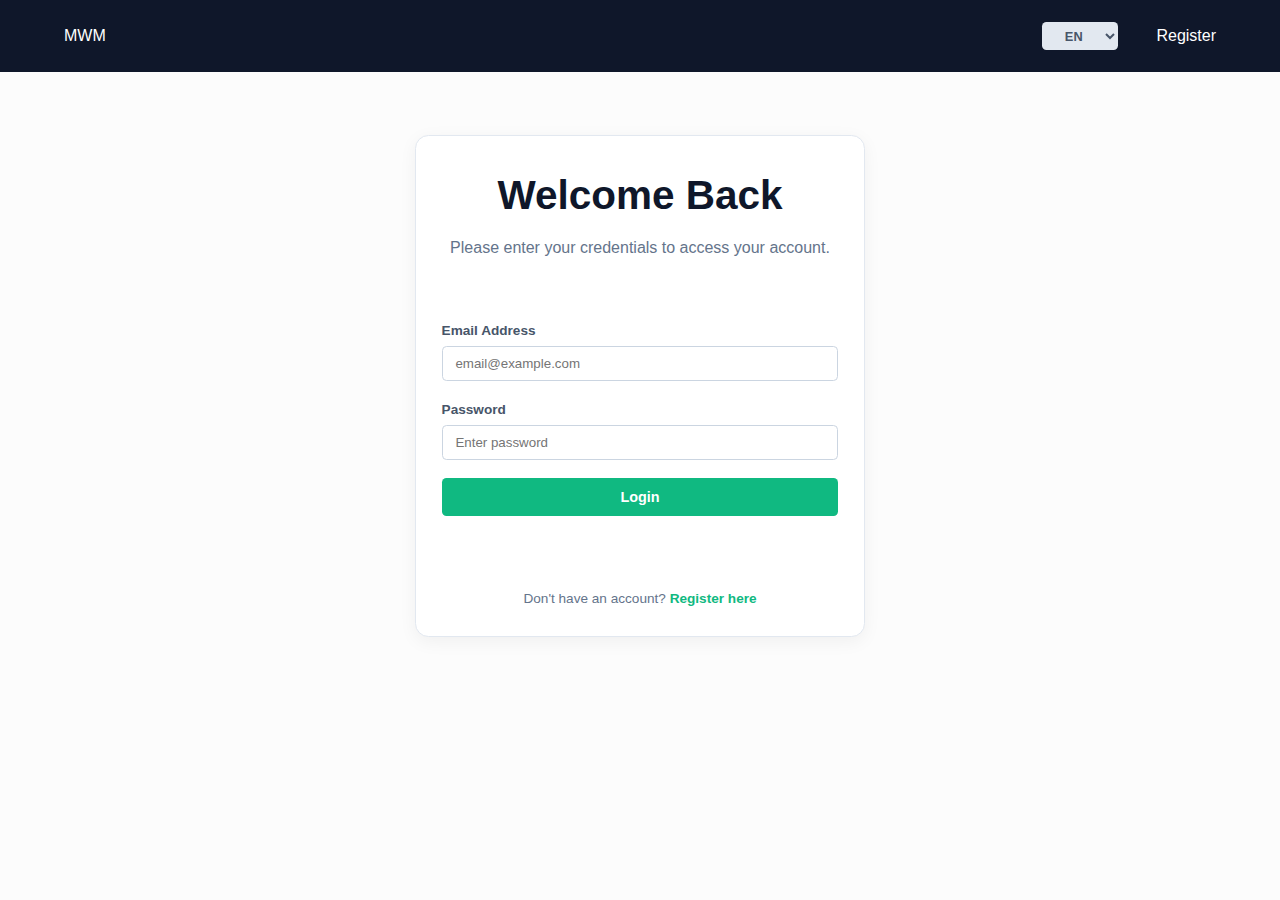
<file: login_SPA/index_SPA.html>
<!DOCTYPE html>
<html lang="en">
<head>
    <meta charset="UTF-8">
    <meta name="viewport" content="width=device-width, initial-scale=1.0">
    <title data-i18n="page_title_login">MWM - Login</title>
    
    <link rel="stylesheet" href="../css/base.css">
    <link rel="stylesheet" href="../css/layout.css">
    <link rel="stylesheet" href="../css/components.css">
    <link rel="stylesheet" href="login_SPA.css">
</head>
<body class="scrollable-view">

    <nav class="navbar">
        <div class="logo"><a href="javascript:void(0)" data-view="home" data-i18n="nav_mwm">MWM</a></div>
        <ul class="nav-links">
            <li>
                <select id="language-selector" class="secondary-btn">
                    <option value="en">EN</option>
                    <option value="fr">FR</option>
                    <option value="es">ES</option>
                    <option value="de">DE</option>
                </select>
            </li>
            <li><a href="../registration_SPA/index_SPA.html" data-i18n="nav_register">Register</a></li>
        </ul>
    </nav>

    <div class="container">
        <main class="login-card">
            <header class="home-header">
                <h1 data-i18n="login_welcome">Welcome Back</h1>
                <p data-i18n="login_instruction" style="color: #64748b; margin-bottom: 2rem;">
                    Please enter your credentials to access your account.
                </p>
            </header>

            <form id="loginForm" class="extractor-interface">
                <div class="input-group">
                    <label for="email" data-i18n="label_email">Email Address</label>
                    <input type="email" id="email" name="email" required 
                           data-i18n-placeholder="placeholder_email" placeholder="email@example.com">
                </div>

                <div class="input-group">
                    <label for="password" data-i18n="label_password">Password</label>
                    <input type="password" id="password" name="password" required 
                           data-i18n-placeholder="placeholder_password" placeholder="Enter password">
                </div>

                <button type="submit" class="launch-btn" data-i18n="btn_login">
                    Login
                </button>
            </form>

            <div id="statusMessage" class="status-display"></div>

            <footer style="margin-top: 2rem; text-align: center; font-size: 0.85rem;">
                <span data-i18n="no_account" style="color: #64748b;">Don't have an account?</span> 
                <a href="../registration_SPA/index_SPA.html" data-i18n="link_register" style="color: var(--accent-emerald); font-weight: 600;">Register here</a>
            </footer>
        </main>
    </div>

    <script src="translations_SPA.js"></script>
    <script src="login_SPA.js"></script>
</body>
</html>
</file>
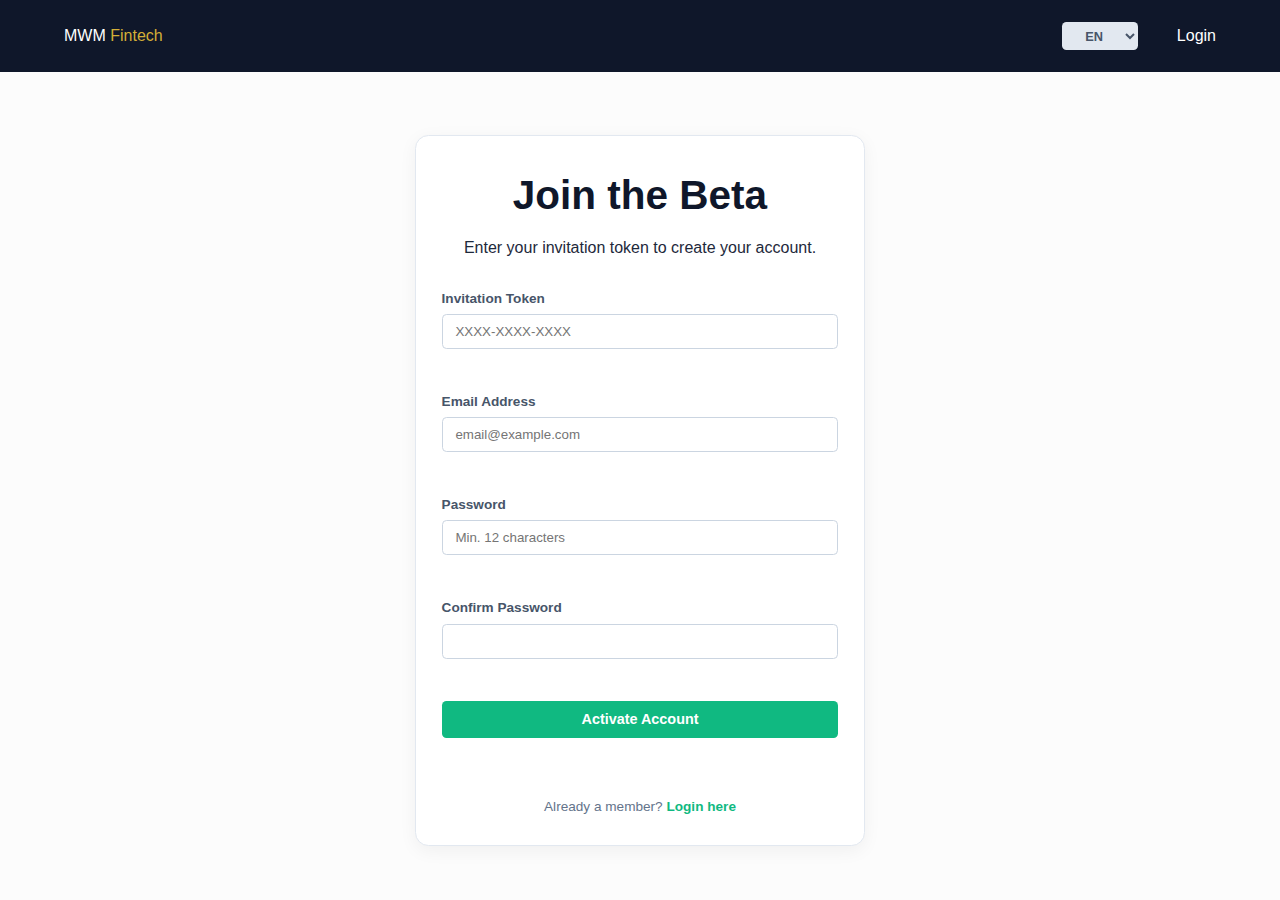
<file: registration_SPA/index_SPA.html>
<!DOCTYPE html>
<html lang="en">
<head>
    <meta charset="UTF-8">
    <meta name="viewport" content="width=device-width, initial-scale=1.0">
    <title data-i18n="page_title_reg">MWM - Register</title>
    
    <link rel="stylesheet" href="../css/base.css">
    <link rel="stylesheet" href="../css/layout.css">
    <link rel="stylesheet" href="../css/components.css">
    <link rel="stylesheet" href="registration_SPA.css">
</head>
<body class="scrollable-view">

    <nav class="navbar">
        <div class="logo">MWM <span style="color: var(--accent-gold);">Fintech</span></div>
        <ul class="nav-links">
            <li>
                <select id="language-selector" class="secondary-btn">
                    <option value="en">EN</option>
                    <option value="es">ES</option>
                    <option value="fr">FR</option>
                    <option value="de">DE</option>
                </select>
            </li>
            <li><a href="../login_SPA/" data-i18n="nav_login">Login</a></li>
        </ul>
    </nav>

    <div class="container">
        <main class="registration-card">
            <header class="home-header"> 
                <h1 data-i18n="reg_welcome">Join the Beta</h1>
                <p class="subtitle" data-i18n="reg_instruction">Enter your invitation token to create your account.</p>
            </header>

            <form id="registrationForm" class="extractor-interface">
                <div class="input-group">
                    <label for="token" data-i18n="label_token">Invitation Token</label>
                    <input type="text" id="token" name="token" required 
                           data-i18n-placeholder="placeholder_token" placeholder="XXXX-XXXX-XXXX">
                </div>

                <div class="input-group">
                    <label for="email" data-i18n="label_email">Email Address</label>
                    <input type="email" id="email" name="email" required 
                           data-i18n-placeholder="placeholder_email" placeholder="email@example.com">
                </div>

                <div class="input-group">
                    <label for="password" data-i18n="label_password">Password</label>
                    <input type="password" id="password" name="password" required 
                           data-i18n-placeholder="placeholder_password" placeholder="Min. 8 characters">
                </div>

                <div class="input-group">
                    <label for="confirmPassword" data-i18n="label_confirm">Confirm Password</label>
                    <input type="password" id="confirmPassword" name="confirmPassword" required>
                </div>

                <button type="submit" class="launch-btn" data-i18n="btn_register">
                    Activate Account
                </button>
            </form>

            <div id="statusMessage" class="status-display"></div>

            <footer style="margin-top: 2vh; text-align: center; font-size: 0.85rem;">
                <span data-i18n="already_member" style="color: #64748b;">Already a member?</span> 
                <a href="../login_SPA/index_SPA.html" data-i18n="link_login" style="color: var(--accent-emerald); font-weight: 600;">Login here</a>
            </footer>
        </main>
    </div>

    <script src="translations_SPA.js"></script>
    <script src="registration_SPA.js"></script>
</body>
</html>
</file>
<file: css/components.css>
/* --- CARD STYLING --- */
.branch-card {
    display: flex;
    flex-direction: column;
    height: 100%; 
    aspect-ratio: 4 / 5; 
    background: white;
    border-radius: 1.5vh;
    overflow: hidden;
    text-decoration: none;
    border: 0.1vh solid #e2e8f0;
    box-shadow: 0 0.5vh 2vh rgba(0,0,0,0.05);
    transition: transform 0.3s cubic-bezier(0.34, 1.56, 0.64, 1);
}

.branch-card:hover { transform: translateY(-1.5vh); box-shadow: 0 2vh 4vh rgba(0,0,0,0.1); }

.card-image-container {
    width: 100%;
    aspect-ratio: 1 / 1; 
    background-color: #f8fafc;
    display: flex;
    align-items: center;
    justify-content: center;
    padding: 2.5vh; 
    flex-shrink: 0;
}

.branch-img { max-width: 100%; max-height: 100%; object-fit: contain; }

.card-content {
    background: white;
    padding: 1.5vh 1.5vw; 
    border-top: 0.1vh solid #f1f5f9;
    display: flex;
    flex-direction: column;
    justify-content: space-around; 
    align-items: center; 
    flex-grow: 1;
}

.card-content h3 {
    font-size: clamp(1rem, 2.2vh, 1.4rem); 
    color: #0f172a;
    margin: 0;
    font-weight: 700;
}

.card-description, .subtitle-secondary, .subtitle-extra {
    font-size: clamp(0.75rem, 1.6vh, 0.95rem); 
    color: #64748b;
    line-height: 1.4;
    text-align: center;
}

.subtitle-main {
    font-size: clamp(0.9rem, 1.8vh, 1.1rem);
    color: #1e293b;
    font-weight: 600;
}

/* --- TOOL DRAWER --- */
.tool-drawer {
    width: 100%;
    background: white;
    border: 0.1vh solid #e2e8f0;
    border-radius: 1vh;
    overflow: hidden;
}

.drawer-header {
    padding: 2.5vh 2vw;
    display: flex;
    justify-content: space-between;
    align-items: center;
    cursor: pointer;
    font-weight: 600;
}

.drawer-content {
    max-height: 0;
    overflow: hidden;
    transition: max-height 0.4s ease-out;
    width: 100%; 
    display: block; 
    visibility: hidden;
}

.tool-drawer.expanded > .drawer-content {
    max-height: 1000px; 
    padding: 2vh 2vw;
    border-top: 0.1vh solid #f1f5f9;
    visibility: visible;
}

/* --- SUB-DRAWER & INTERFACE --- */
.sub-drawer {
    width: 100%;
    margin-bottom: 1.5vh;
    border: 0.1vh solid #f1f5f9;
    border-radius: 0.8vh;
    background: #fbfcfe;
}

.sub-drawer-header {
    padding: 1.5vh 1.5vw;
    display: flex;
    justify-content: space-between;
    cursor: pointer;
    font-weight: 600;
}

.sub-drawer-content {
    max-height: 0;
    overflow: hidden;
    transition: max-height 0.3s ease-out;
    width: 100%; 
    display: block; 
    visibility: hidden;
}

.sub-drawer.expanded > .sub-drawer-content {
    max-height: 800px;
    padding: 2vh 1.5vw;
    visibility: visible;
}

.extractor-interface {
    display: flex;
    flex-direction: column;
    gap: 2vh;
}

.input-group {
    display: flex;
    flex-direction: column;
    gap: 0.5vh;
}

.input-group label {
    font-size: 0.85rem;
    font-weight: 600;
    color: #475569;
}

.input-group input {
    padding: 1vh 1vw;
    border: 1px solid #cbd5e1;
    border-radius: 0.5vh;
    outline: none;
}

.upload-zone {
    border: 2px dashed #cbd5e1;
    border-radius: 1vh;
    padding: 2.5vh;
    text-align: center;
    background: #f8fafc;
    display: flex;
    flex-direction: column;
    align-items: center;
    gap: 0.5vh;
}

.upload-zone p { font-weight: 500; color: #64748b; font-size: 0.9rem;}

/* --- BUTTONS --- */
.back-btn, .launch-btn, .secondary-btn {
    padding: 1vh 2vw;
    border-radius: 0.5vh;
    cursor: pointer;
    border: none;
    font-weight: 600;
    transition: all 0.2s ease;
}

.back-btn { background: #0f172a; color: white; }

.launch-btn {
    background: #10b981;
    color: white;
    width: 100%;
    padding: 1.2vh;
    font-size: 0.9rem;
}

.launch-btn:hover { background: #059669; }

.secondary-btn {
    background: #e2e8f0;
    color: #475569;
    font-size: 0.8rem;
    padding: 0.6vh 1.5vw;
}

.arrow-icon { font-size: 0.7rem; transition: transform 0.3s; }
.expanded > .drawer-header .arrow-icon, .expanded > .sub-drawer-header .arrow-icon { transform: rotate(180deg); }

/* --- STATUS & RESULTS STYLING --- */
.status-display {
    margin-top: 2vh;
    font-weight: 600;
    color: #1e293b;
    text-align: center;
}

.results-table-wrapper {
    margin-top: 1vh;
    width: 100%;
    overflow-x: auto;
    border-radius: 1vh;
    border: 0.1vh solid #e2e8f0;
}


.financial-table th, .financial-table td {
    padding: 1.2vh 1vw;
    border-bottom: 0.1vh solid #f1f5f9;
    text-align: left;
}

.action-group {
    display: flex;
    gap: 0.75rem; 
    margin-top: 1rem;
}

.abort-btn {
    background: transparent;
    border: 1px solid #ff4444;
    color: #ff4444;
    padding: 0.6rem 1.2rem;
    border-radius: 4px;
    cursor: pointer;
}

.abort-btn:hover {
    background-color: #ff4444 !important; /* Force the color change */
    color: white !important;
    cursor: pointer;
}

.file-queue-container {
    margin: 1rem 0;
    display: flex;
    flex-wrap: wrap;
    gap: 0.5rem;
}

.file-chip {
    background: #f1f5f9;
    border: 1px solid #cbd5e1;
    padding: 0.3rem 0.8rem;
    border-radius: 2rem;
    display: flex;
    align-items: center;
    font-size: 0.85rem;
}

.remove-file-btn {
    margin-left: 0.6rem;
    cursor: pointer;
    color: #ff4444;
    border: none;
    background: none;
}

/* ============================================================
   SAFE UNLOCK: TOOL VIEW ONLY
   These rules ONLY trigger when NOT on the main dashboard.
   ============================================================ */

/* 1. Unlock the page scroll */
body.view-scrollable {
    overflow-y: auto !important; 
    height: auto !important;
}

/* 2. Transition the container from fixed-height (Dashboard) 
      to auto-height (Tools) without breaking the main page */
body.view-scrollable .container {
    height: auto !important;
    min-height: 92vh;
    display: block !important; /* Changes from flex to block for natural scrolling */
    overflow: visible !important;
}

/* 3. Ensure the active tool view expands to fit the table */
body.view-scrollable .view-section.active {
    height: auto !important;
    display: block !important;
}

/* 4. Increase drawer capacity for large tables */
body.view-scrollable .tool-drawer.expanded > .drawer-content,
body.view-scrollable .sub-drawer.expanded > .sub-drawer-content {
    max-height: none !important; /* Removes the 1000px cap for data tables */
}

/* 5. Add breathing room at the bottom so the last table row isn't cut off */
body.view-scrollable .tool-accordion-container {
    padding-bottom: 15vh;
}

body.view-scrollable .financial-table {
    display: table !important; /* Force it back to table behavior inside the block view */
    width: 100%;
    border-collapse: collapse;
}


/* --- DOWNLOAD DROPDOWN STYLING --- */

.fe-export-header {
    display: flex;
    justify-content: flex-end; 
    margin-top: 1.5vh;
    margin-bottom: 1.5vh;
    padding-right: 0.5vw;
}

.fe-export-dropdown {
    position: relative;
    display: inline-block;
}

.fe-export-dropdown:hover .fe-export-menu {
    display: block;
    animation: fadeIn 0.2s ease-out;
}

.fe-export-trigger-btn {
    background: #10b981;
    color: white;
    padding: 1vh 1.5vw;
    border-radius: 0.6vh;
    border: none;
    font-weight: 600;
    font-size: 0.9rem;
    cursor: pointer;
    transition: background 0.2s;
}

.fe-export-trigger-btn:hover {
    background: #059669;
}

.fe-export-menu {
    display: none; 
    position: absolute;
    right: 0;
    top: 110%; /* Spacing below button */
    background: white;
    min-width: 12rem;
    box-shadow: 0 1vh 3vh rgba(0,0,0,0.15);
    border-radius: 0.8vh;
    z-index: 1000;
    border: 0.1vh solid #e2e8f0;
    overflow: hidden;
}

/* Toggle via JS */
.fe-export-menu.show {
    display: block;
    animation: fadeIn 0.2s ease-out;
}

.fe-export-menu a {
    color: #1e293b;
    padding: 1.5vh 1.5vw;
    text-decoration: none;
    display: block;
    font-size: 0.85rem;
    border-bottom: 0.1vh solid #f1f5f9;
    transition: background 0.2s;
}

.fe-export-menu a:last-child { border-bottom: none; }

.fe-export-menu a:hover {
    background-color: #f8fafc;
    color: #10b981;
}

@keyframes fadeIn {
    from { opacity: 0; transform: translateY(-1vh); }
    to { opacity: 1; transform: translateY(0); }
}

/* FORMAT FINANCIALS TABLE */

.financial-table {
    width: 100%;
    border-collapse: collapse;
    font-size: 0.8rem; /* Smaller, more elegant font */
    color: #334155;
    background: white;
}

.financial-table thead th {
    background-color: #f8fafc;
    color: #64748b;
    font-weight: 400;
    text-transform: uppercase;
    letter-spacing: 0.05em;
    padding: 1.5vh 1vw;
    border-bottom: 2px solid #e2e8f0;
}

.financial-table td {
    padding: 1vh 1vw;
    border-bottom: 1px solid #f1f5f9;
}

/* Subtle Zebra Striping */
.financial-table tbody tr:nth-child(even) {
    background-color: #fbfcfe;
}

.financial-table tbody tr:hover {
    background-color: #f1f5f9;
}

/* Bold the item names */
.financial-table td:first-child {
    font-weight: 600;
    color: #0f172a;
    width: 30%; /* Give labels more room */
}
</file>
<file: login_SPA/login_SPA.css>
/* login_SPA.css */
.login-card {
    background: white;
    padding: 3vh 2vw;
    border-radius: 1.5vh;
    border: 0.1vh solid #e2e8f0;
    box-shadow: 0 0.5vh 2vh rgba(0,0,0,0.05);
    width: 100%;
    max-width: 450px;
    margin: 5vh auto;
}

.login-card h1 {
    color: var(--accent-navy);
    font-weight: 700;
}

.input-group input:focus {
    border-color: var(--accent-emerald);
    outline: none;
}

.status-display {
    margin-top: 1rem;
    font-weight: 600;
    text-align: center;
    min-height: 1.5rem;
}

.status-display.error { color: #ef4444; }
.status-display.success { color: var(--accent-emerald); }
</file>
<file: registration_SPA/registration_SPA.css>
/* registration_SPA.css */
.registration-card {
    background: white;
    padding: 3vh 2vw;
    border-radius: 1.5vh;
    border: 0.1vh solid #e2e8f0;
    box-shadow: 0 0.5vh 2vh rgba(0,0,0,0.05);
    width: 100%;
    max-width: 450px;
    margin: 5vh auto;
}

.registration-card h1 {
    color: var(--accent-navy);
    font-weight: 700;
}

.input-group {
    margin-bottom: 1.5rem;
}

.status-display {
    margin-top: 1rem;
    font-weight: 600;
    text-align: center;
    min-height: 1.5rem;
}

.status-display.error { color: #ef4444; }
.status-display.success { color: var(--accent-emerald); }
</file>
<file: css/base.css>
/* Base Resets */
* {
    margin: 0;
    padding: 0;
    box-sizing: border-box;
}

body {
    font-family: 'Segoe UI', Roboto, Helvetica, Arial, sans-serif;
    background-color: #f8fafc; /* Very light gray/blue professional background */
    color: #1e293b;
    line-height: 1.6;
}

a {
    text-decoration: none;
    color: inherit;
}

ul {
    list-style: none;
}

:root {
    /* Brand Primary: Navy Blue */
    --accent-navy: #0f172a;
    --accent-navy-rgb: 15, 23, 42;

    /* Brand Secondary: Emerald Green */
    --accent-emerald: #10b981;
    --accent-emerald-rgb: 16, 185, 129;

    /* Gold as a Tertiary/Highlight color if needed */
    --accent-gold: #d4af37;
    --accent-gold-rgb: 212, 175, 55;
}
</file>
<file: css/layout.css>
/* --- GLOBAL RESETS & DEFAULTS --- */
* {
    margin: 0;
    padding: 0;
    box-sizing: border-box;
}

body {
    background-color: #fcfcfc;
    font-family: sans-serif;
    min-height: 100vh;
    color: #1e293b;
}

/* --- THE GATEKEEPERS --- */

/* Home State: Locked */
body.fixed-view {
    overflow: hidden;
    height: 100vh;
}

/* Tool State: Unlocked (Matches your components.css) */
body.view-scrollable {
    overflow-y: auto !important; 
    overflow-x: hidden;
    height: auto !important;
    min-height: 100vh;
}

/* --- NAVIGATION --- */
.navbar {
    height: 8vh; 
    display: flex;
    justify-content: space-between;
    align-items: center;
    padding: 0 5vw;
    background-color: #0f172a;
    color: white;
    position: sticky;
    top: 0;
    z-index: 1000;
}

.nav-links {
    display: flex;
    align-items: center;
    gap: 3vw; 
    list-style: none;
}

.nav-links a {
    color: white;
    text-decoration: none;
}

/* --- MAIN CONTAINER --- */
.container {
    width: 100%;
    /* Dashboard uses 92vh, Registration will expand naturally */
    min-height: 92vh; 
    display: flex;
    flex-direction: column;
    justify-content: flex-start; 
    align-items: center;
    padding: 2vh 5vw 0 5vw; 
    position: relative;
}

/* --- VIEW LOGIC (Dashboard Switching) --- */
#selection-view {
    display: none; 
    width: 100%;
    height: 100%;
    flex-direction: column;
    justify-content: center; 
    align-items: center;
    flex-grow: 1;
}

#selection-view.active {
    display: flex; 
}

.view-section {
    display: none; 
    width: 100%;
    height: 100%;
    flex-direction: column;
    align-items: center;
}

.view-section.active {
    display: flex; 
}

/* --- HEADERS & TITLES --- */
.home-header {
    display: flex;
    flex-direction: column;
    align-items: center; 
    margin-bottom: 3vh; 
    flex-shrink: 0;
}

.home-header h1 {
    font-size: clamp(2rem, 4.5vh, 3.2rem);
    color: #0f172a;
    margin-bottom: 0.8vh;
    text-align: center;
}

.view-header {
    width: 100%;
    display: flex;
    align-items: center;
    margin-bottom: 2vh;
}

.view-title {
    flex-grow: 1;
    text-align: center;
    color: #0f172a;
    font-size: 1.5rem;
    margin-right: 100px; 
}

/* --- LAYOUT WRAPPERS --- */
.grid-wrapper {
    display: flex;
    flex-direction: row;
    justify-content: center;
    align-items: stretch;
    gap: 4vw;
    width: 95%; 
    height: 64vh; 
}

.tool-accordion-container {
    width: 100%;
    max-width: 1000px;
    display: flex;
    flex-direction: column;
    align-items: center;
    gap: 1.5vh;
    padding-bottom: 4vh;
}

/* --- UTILITY CLASSES --- */
.full-width { width: 100%; }
</file>
